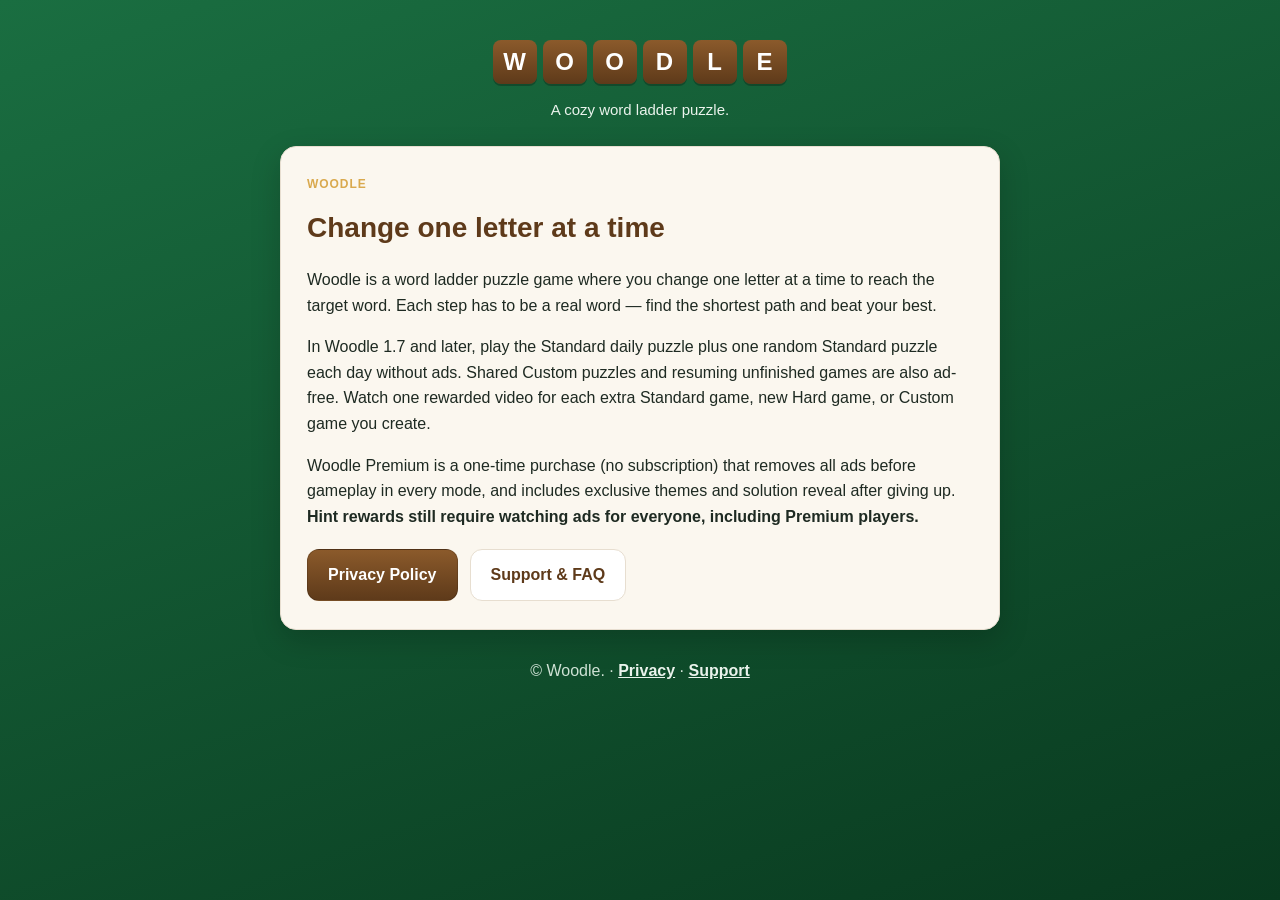
<file: index.html>
<!DOCTYPE html>
<html lang="en">
<head>
  <meta charset="utf-8">
  <meta name="viewport" content="width=device-width, initial-scale=1">
  <title>Woodle — Word Ladder Puzzle</title>
  <meta name="description" content="Woodle is a word ladder puzzle game. Change one letter at a time to reach the target word.">
  <link rel="stylesheet" href="styles.css">
</head>
<body>
  <div class="wrap">
    <header class="brand">
      <div class="tiles" aria-hidden="true">
        <span class="tile">W</span>
        <span class="tile">O</span>
        <span class="tile">O</span>
        <span class="tile">D</span>
        <span class="tile">L</span>
        <span class="tile">E</span>
      </div>
      <p class="tagline">A cozy word ladder puzzle.</p>
    </header>

    <main class="card">
      <p class="eyebrow">Woodle</p>
      <h1>Change one letter at a time</h1>
      <p>
        Woodle is a word ladder puzzle game where you change one letter at a time
        to reach the target word. Each step has to be a real word — find the
        shortest path and beat your best.
      </p>
      <p>
        In Woodle 1.7 and later, play the Standard daily puzzle plus one random
        Standard puzzle each day without ads. Shared Custom puzzles and resuming
        unfinished games are also ad-free. Watch one rewarded video for each
        extra Standard game, new Hard game, or Custom game you create.
      </p>
      <p>
        Woodle Premium is a one-time purchase (no subscription) that removes all
        ads before gameplay in every mode, and includes exclusive themes and
        solution reveal after giving up. <strong>Hint rewards still require
        watching ads for everyone, including Premium players.</strong>
      </p>

      <div class="links">
        <a class="btn" href="privacy.html">Privacy Policy</a>
        <a class="btn secondary" href="support.html">Support &amp; FAQ</a>
      </div>
    </main>

    <footer>
      <p>&copy; Woodle. &middot; <a href="privacy.html">Privacy</a> &middot; <a href="support.html">Support</a></p>
    </footer>
  </div>
</body>
</html>
</file>
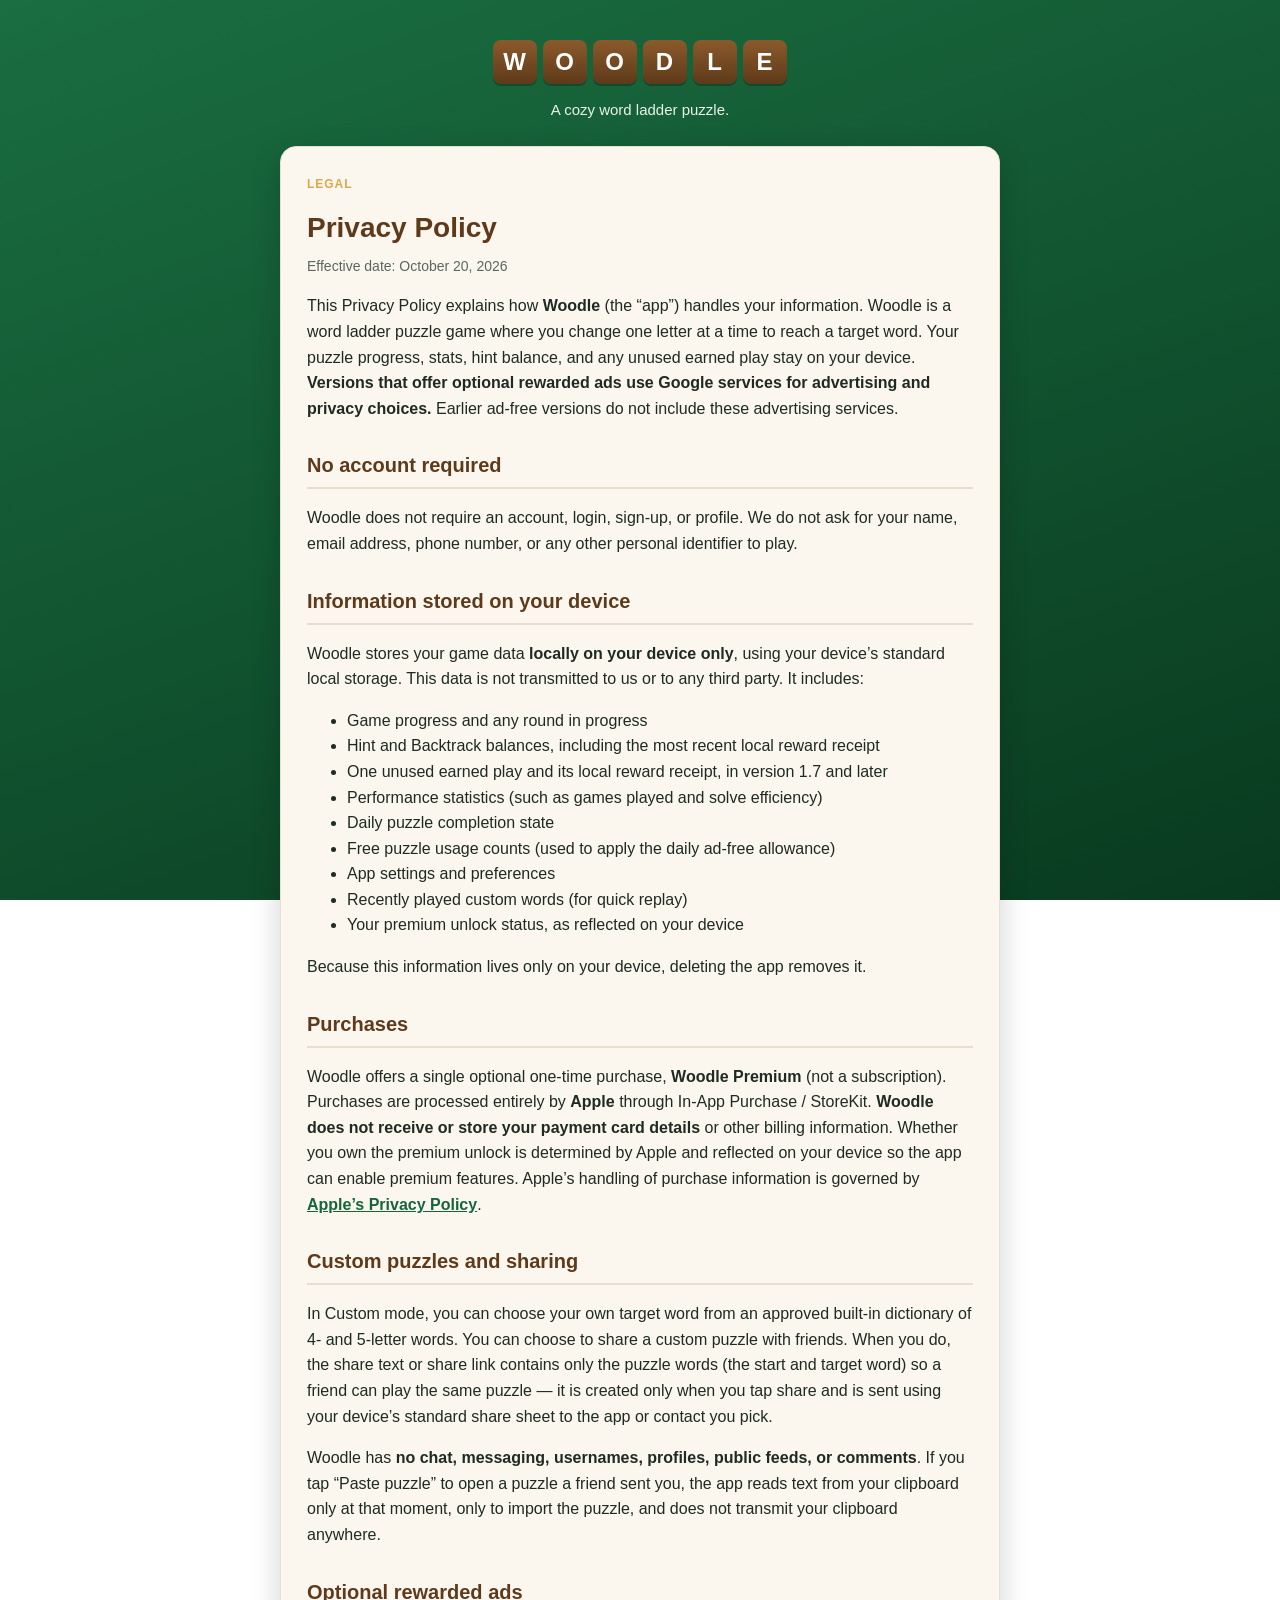
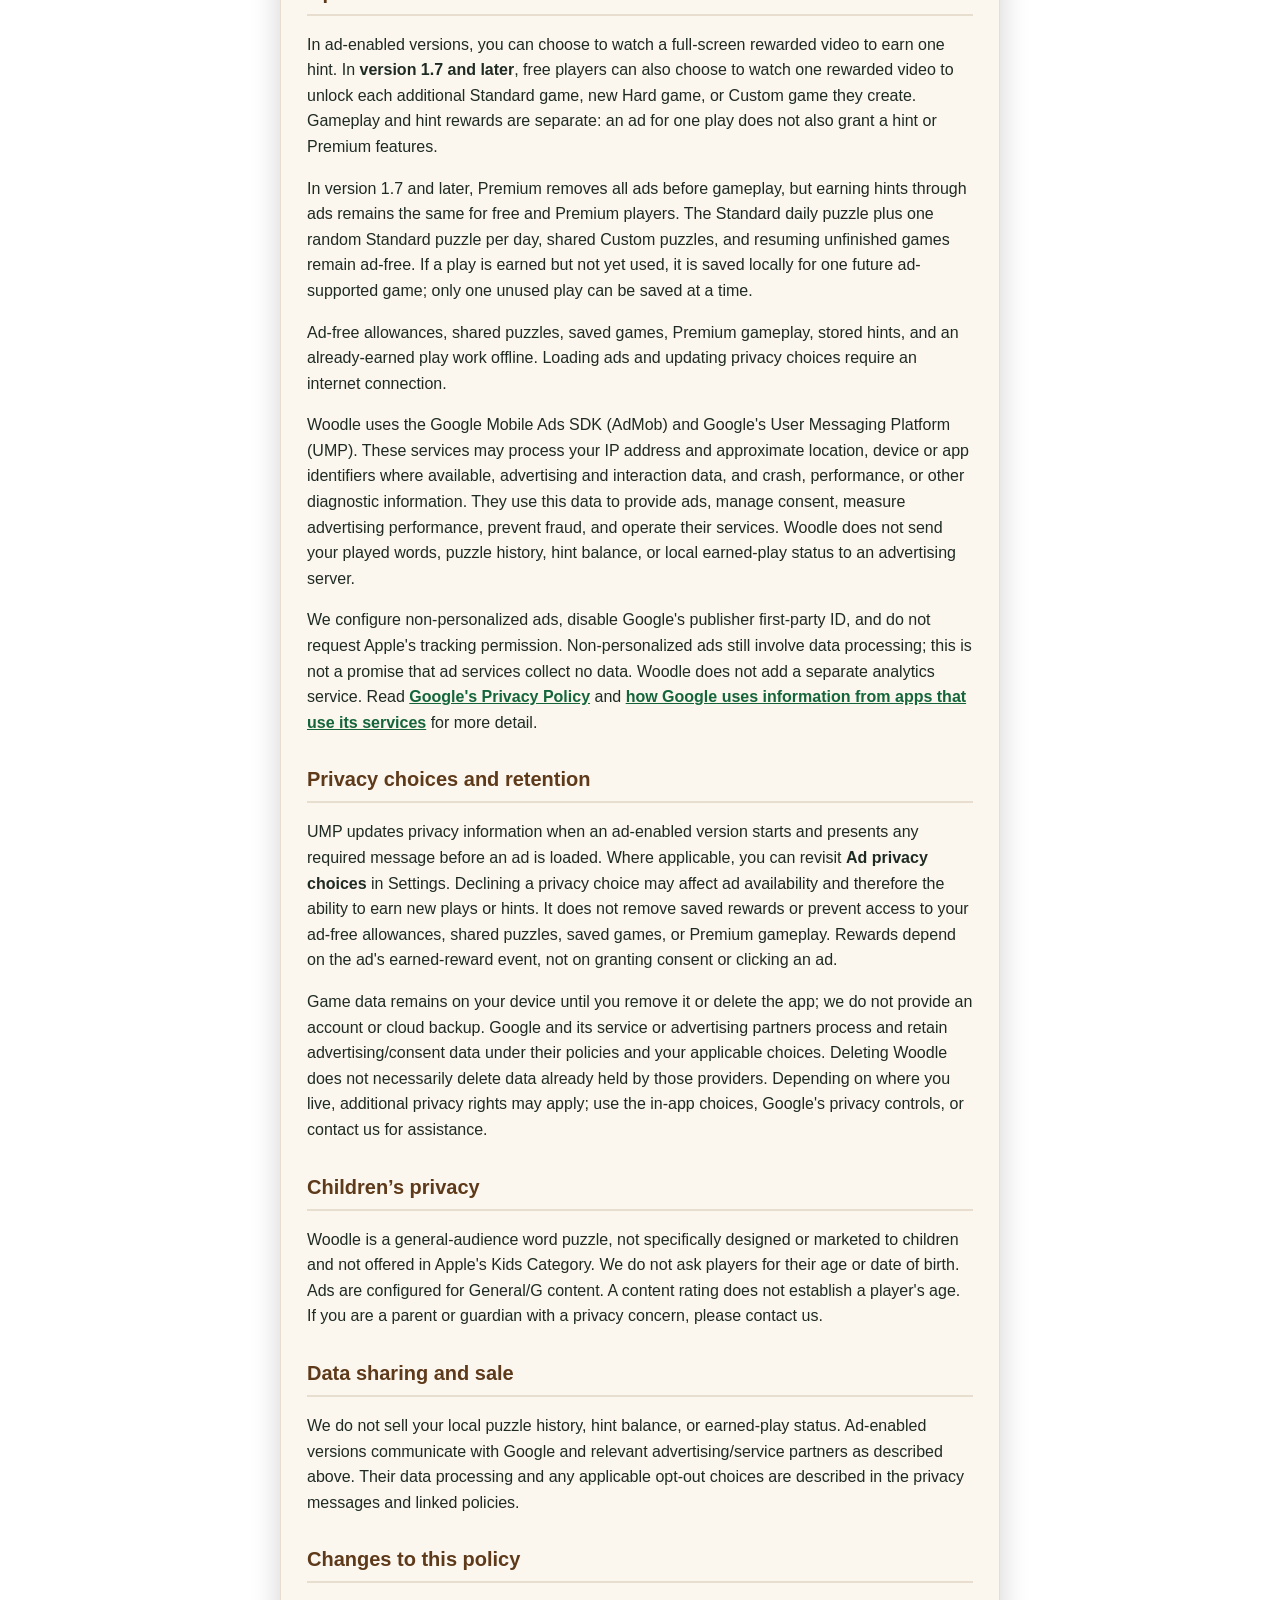
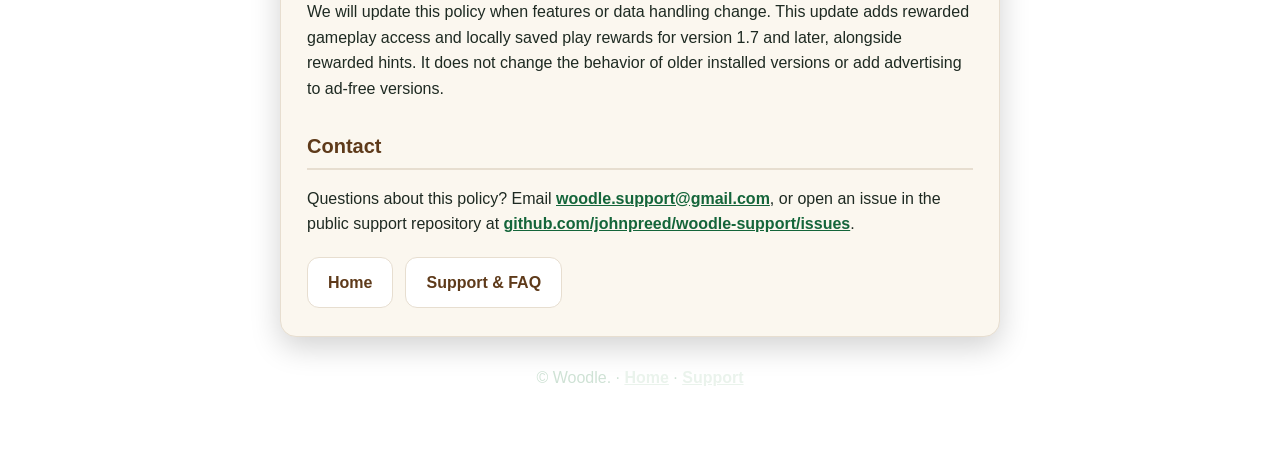
<file: privacy.html>
<!DOCTYPE html>
<html lang="en">
<head>
  <meta charset="utf-8">
  <meta name="viewport" content="width=device-width, initial-scale=1">
  <title>Woodle — Privacy Policy</title>
  <meta name="description" content="Privacy Policy for the Woodle word ladder puzzle game.">
  <link rel="stylesheet" href="styles.css">
</head>
<body>
  <div class="wrap">
    <header class="brand">
      <div class="tiles" aria-hidden="true">
        <span class="tile">W</span>
        <span class="tile">O</span>
        <span class="tile">O</span>
        <span class="tile">D</span>
        <span class="tile">L</span>
        <span class="tile">E</span>
      </div>
      <p class="tagline">A cozy word ladder puzzle.</p>
    </header>

    <main class="card">
      <p class="eyebrow">Legal</p>
      <h1>Privacy Policy</h1>
      <p class="updated">Effective date: October 20, 2026</p>

      <p>
        This Privacy Policy explains how <strong>Woodle</strong> (the &ldquo;app&rdquo;)
        handles your information. Woodle is a word ladder puzzle game where you change
        one letter at a time to reach a target word. Your puzzle progress, stats,
        hint balance, and any unused earned play stay on your device.
        <strong>Versions that offer optional rewarded ads use Google services
        for advertising and privacy choices.</strong>
        Earlier ad-free versions do not include these advertising services.
      </p>

      <h2>No account required</h2>
      <p>
        Woodle does not require an account, login, sign-up, or profile. We do not ask
        for your name, email address, phone number, or any other personal identifier
        to play.
      </p>

      <h2>Information stored on your device</h2>
      <p>
        Woodle stores your game data <strong>locally on your device only</strong>,
        using your device&rsquo;s standard local storage. This data is not transmitted
        to us or to any third party. It includes:
      </p>
      <ul>
        <li>Game progress and any round in progress</li>
        <li>Hint and Backtrack balances, including the most recent local reward receipt</li>
        <li>One unused earned play and its local reward receipt, in version 1.7 and later</li>
        <li>Performance statistics (such as games played and solve efficiency)</li>
        <li>Daily puzzle completion state</li>
        <li>Free puzzle usage counts (used to apply the daily ad-free allowance)</li>
        <li>App settings and preferences</li>
        <li>Recently played custom words (for quick replay)</li>
        <li>Your premium unlock status, as reflected on your device</li>
      </ul>
      <p>
        Because this information lives only on your device, deleting the app removes it.
      </p>

      <h2>Purchases</h2>
      <p>
        Woodle offers a single optional one-time purchase, <strong>Woodle Premium</strong>
        (not a subscription). Purchases are processed entirely by <strong>Apple</strong>
        through In-App Purchase / StoreKit. <strong>Woodle does not receive or store your
        payment card details</strong> or other billing information. Whether you own the
        premium unlock is determined by Apple and reflected on your device so the app can
        enable premium features. Apple&rsquo;s handling of purchase information is governed
        by <a href="https://www.apple.com/legal/privacy/">Apple&rsquo;s Privacy Policy</a>.
      </p>

      <h2>Custom puzzles and sharing</h2>
      <p>
        In Custom mode, you can choose your own target word from an approved built-in
        dictionary of 4- and 5-letter words. You can choose to share a custom puzzle with
        friends. When you do, the share text or share link contains only the puzzle words
        (the start and target word) so a friend can play the same puzzle — it is created
        only when you tap share and is sent using your device&rsquo;s standard share sheet
        to the app or contact you pick.
      </p>
      <p>
        Woodle has <strong>no chat, messaging, usernames, profiles, public feeds, or
        comments</strong>. If you tap &ldquo;Paste puzzle&rdquo; to open a puzzle a friend
        sent you, the app reads text from your clipboard only at that moment, only to
        import the puzzle, and does not transmit your clipboard anywhere.
      </p>

      <h2>Optional rewarded ads</h2>
      <p>
        In ad-enabled versions, you can choose to watch a full-screen rewarded
        video to earn one hint. In <strong>version 1.7 and later</strong>, free
        players can also choose to watch one rewarded video to unlock each
        additional Standard game, new Hard game, or Custom game they create.
        Gameplay and hint rewards are separate: an ad for one play does not also
        grant a hint or Premium features.
      </p>
      <p>
        In version 1.7 and later, Premium removes all ads before gameplay, but
        earning hints through ads remains the same for free and Premium players.
        The Standard daily puzzle plus one random Standard puzzle per day,
        shared Custom puzzles, and resuming unfinished games remain ad-free.
        If a play is earned but not yet used, it is saved locally for one future
        ad-supported game; only one unused play can be saved at a time.
      </p>
      <p>
        Ad-free allowances, shared puzzles, saved games, Premium gameplay,
        stored hints, and an already-earned play work offline. Loading ads and
        updating privacy choices require an internet connection.
      </p>
      <p>
        Woodle uses the Google Mobile Ads SDK (AdMob) and Google's User Messaging
        Platform (UMP). These services may process your IP address and approximate
        location, device or app identifiers where available, advertising and
        interaction data, and crash, performance, or other diagnostic information.
        They use this data to provide ads, manage consent, measure advertising
        performance, prevent fraud, and operate their services. Woodle does not
        send your played words, puzzle history, hint balance, or local earned-play
        status to an advertising server.
      </p>
      <p>
        We configure non-personalized ads, disable Google's publisher first-party
        ID, and do not request Apple's tracking permission. Non-personalized ads
        still involve data processing; this is not a promise that ad services
        collect no data. Woodle does not add a separate analytics service.
        Read <a href="https://policies.google.com/privacy">Google's Privacy Policy</a>
        and <a href="https://policies.google.com/technologies/partner-sites">how
        Google uses information from apps that use its services</a> for more detail.
      </p>

      <h2>Privacy choices and retention</h2>
      <p>
        UMP updates privacy information when an ad-enabled version starts and
        presents any required message before an ad is loaded. Where applicable,
        you can revisit <strong>Ad privacy choices</strong> in Settings. Declining
        a privacy choice may affect ad availability and therefore the ability
        to earn new plays or hints. It does not remove saved rewards or prevent
        access to your ad-free allowances, shared puzzles, saved games, or
        Premium gameplay. Rewards depend on the ad's earned-reward event, not
        on granting consent or clicking an ad.
      </p>
      <p>
        Game data remains on your device until you remove it or delete the app;
        we do not provide an account or cloud backup. Google and its service or
        advertising partners process and retain advertising/consent data under
        their policies and your applicable choices. Deleting Woodle does not
        necessarily delete data already held by those providers. Depending on
        where you live, additional privacy rights may apply; use the in-app
        choices, Google's privacy controls, or contact us for assistance.
      </p>

      <h2>Children&rsquo;s privacy</h2>
      <p>
        Woodle is a general-audience word puzzle, not specifically designed or
        marketed to children and not offered in Apple's Kids Category. We do not
        ask players for their age or date of birth. Ads are configured for
        General/G content. A content rating does not establish a player's age.
        If you are a parent or guardian with a privacy concern, please contact us.
      </p>

      <h2>Data sharing and sale</h2>
      <p>
        We do not sell your local puzzle history, hint balance, or earned-play
        status. Ad-enabled versions communicate with Google and relevant advertising/service partners
        as described above. Their data processing and any applicable opt-out
        choices are described in the privacy messages and linked policies.
      </p>

      <h2>Changes to this policy</h2>
      <p>
        We will update this policy when features or data handling change. This
        update adds rewarded gameplay access and locally saved play rewards for
        version 1.7 and later, alongside rewarded hints. It does not change the
        behavior of older installed versions or add advertising to ad-free versions.
      </p>

      <h2>Contact</h2>
      <p>
        Questions about this policy? Email
        <a href="mailto:woodle.support@gmail.com">woodle.support@gmail.com</a>, or open an
        issue in the public support repository at
        <a href="https://github.com/johnpreed/woodle-support/issues">github.com/johnpreed/woodle-support/issues</a>.
      </p>

      <div class="links">
        <a class="btn secondary" href="index.html">Home</a>
        <a class="btn secondary" href="support.html">Support &amp; FAQ</a>
      </div>
    </main>

    <footer>
      <p>&copy; Woodle. &middot; <a href="index.html">Home</a> &middot; <a href="support.html">Support</a></p>
    </footer>
  </div>
</body>
</html>
</file>
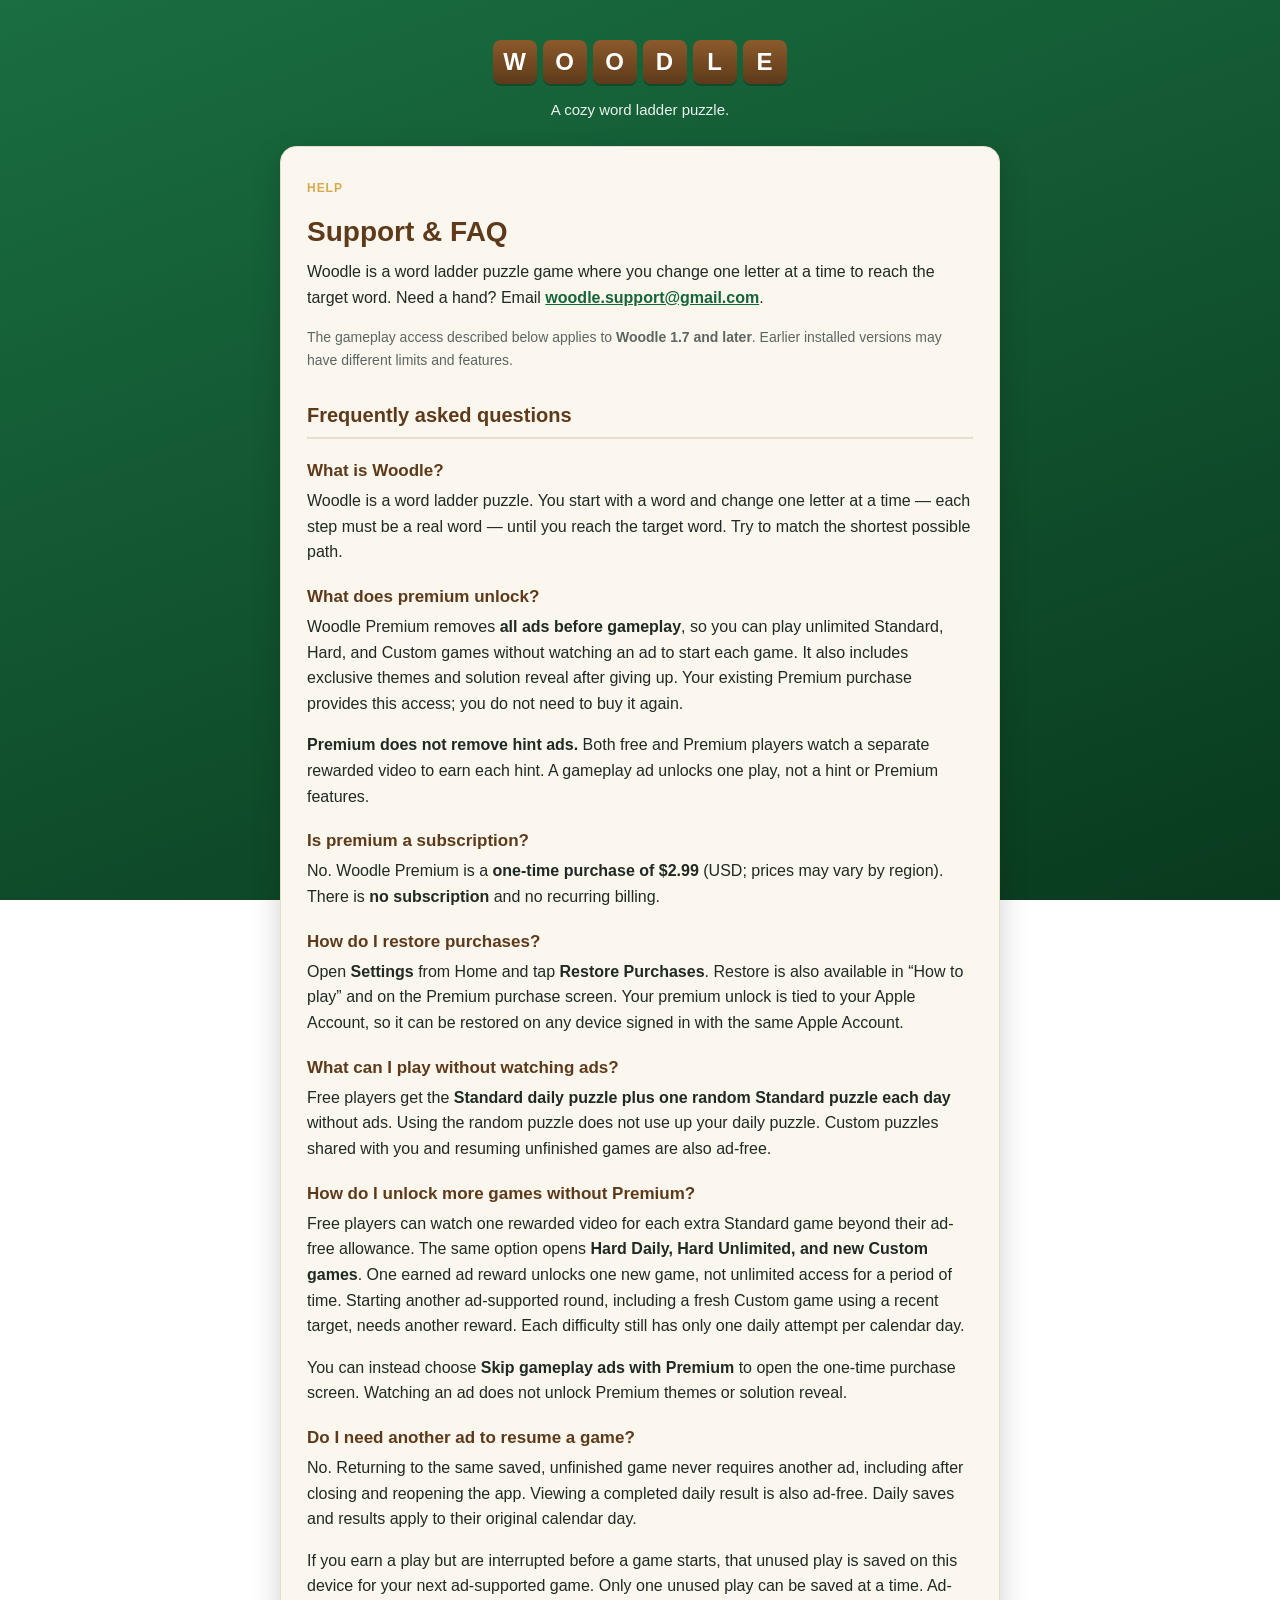
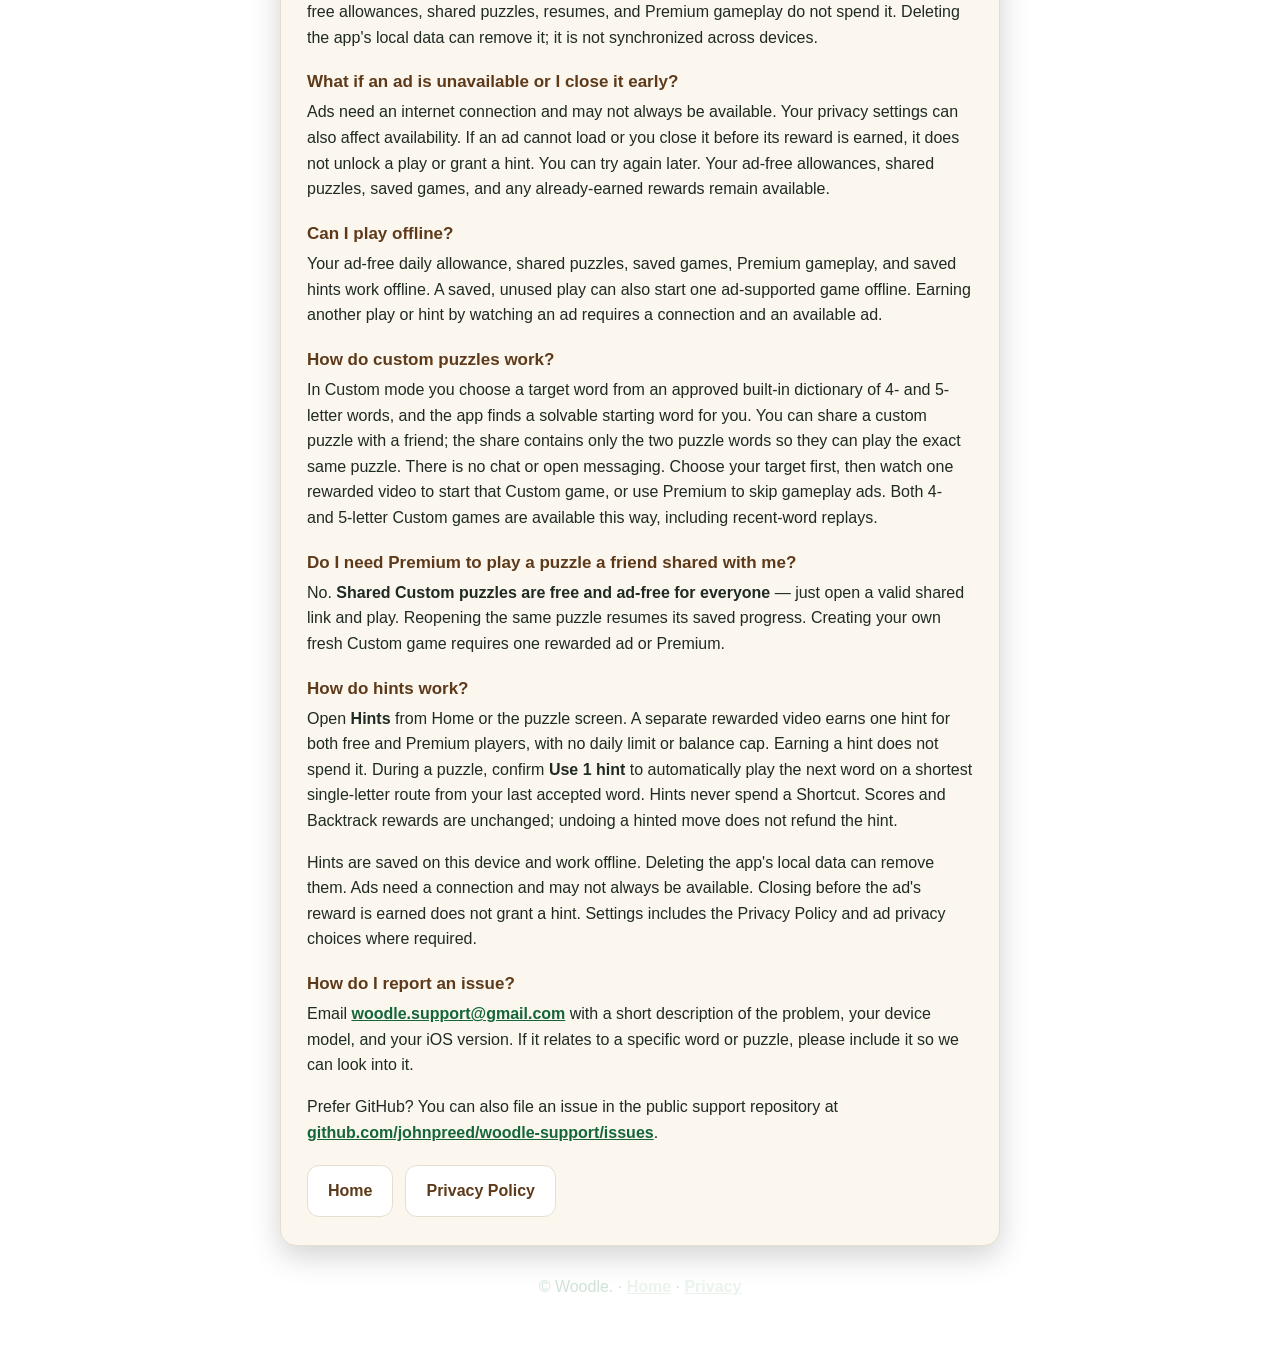
<file: support.html>
<!DOCTYPE html>
<html lang="en">
<head>
  <meta charset="utf-8">
  <meta name="viewport" content="width=device-width, initial-scale=1">
  <title>Woodle — Support</title>
  <meta name="description" content="Support and frequently asked questions for the Woodle word ladder puzzle game.">
  <link rel="stylesheet" href="styles.css">
</head>
<body>
  <div class="wrap">
    <header class="brand">
      <div class="tiles" aria-hidden="true">
        <span class="tile">W</span>
        <span class="tile">O</span>
        <span class="tile">O</span>
        <span class="tile">D</span>
        <span class="tile">L</span>
        <span class="tile">E</span>
      </div>
      <p class="tagline">A cozy word ladder puzzle.</p>
    </header>

    <main class="card faq">
      <p class="eyebrow">Help</p>
      <h1>Support &amp; FAQ</h1>
      <p>
        Woodle is a word ladder puzzle game where you change one letter at a time to
        reach the target word. Need a hand? Email
        <a href="mailto:woodle.support@gmail.com">woodle.support@gmail.com</a>.
      </p>
      <p class="updated">
        The gameplay access described below applies to <strong>Woodle 1.7 and
        later</strong>. Earlier installed versions may have different limits
        and features.
      </p>

      <h2>Frequently asked questions</h2>

      <h3>What is Woodle?</h3>
      <p>
        Woodle is a word ladder puzzle. You start with a word and change one letter at a
        time — each step must be a real word — until you reach the target word. Try to
        match the shortest possible path.
      </p>

      <h3>What does premium unlock?</h3>
      <p>
        Woodle Premium removes <strong>all ads before gameplay</strong>, so you
        can play unlimited Standard, Hard, and Custom games without watching
        an ad to start each game. It also includes exclusive themes and solution
        reveal after giving up. Your existing Premium purchase provides this
        access; you do not need to buy it again.
      </p>
      <p>
        <strong>Premium does not remove hint ads.</strong> Both free and Premium
        players watch a separate rewarded video to earn each hint. A gameplay
        ad unlocks one play, not a hint or Premium features.
      </p>

      <h3>Is premium a subscription?</h3>
      <p>
        No. Woodle Premium is a <strong>one-time purchase of $2.99</strong> (USD; prices
        may vary by region). There is <strong>no subscription</strong> and no recurring
        billing.
      </p>

      <h3>How do I restore purchases?</h3>
      <p>
        Open <strong>Settings</strong> from Home and tap <strong>Restore
        Purchases</strong>. Restore is also available in &ldquo;How to play&rdquo;
        and on the Premium purchase screen.
        Your premium unlock is tied to your Apple Account, so it can be restored on any
        device signed in with the same Apple Account.
      </p>

      <h3>What can I play without watching ads?</h3>
      <p>
        Free players get the <strong>Standard daily puzzle plus one random
        Standard puzzle each day</strong> without ads. Using the random puzzle
        does not use up your daily puzzle. Custom puzzles shared with you and
        resuming unfinished games are also ad-free.
      </p>

      <h3>How do I unlock more games without Premium?</h3>
      <p>
        Free players can watch one rewarded video for each extra Standard game
        beyond their ad-free allowance. The same option opens
        <strong>Hard Daily, Hard Unlimited, and new Custom games</strong>.
        One earned ad reward unlocks one new game, not unlimited access for a
        period of time. Starting another ad-supported round, including a fresh
        Custom game using a recent target, needs another reward. Each difficulty
        still has only one daily attempt
        per calendar day.
      </p>
      <p>
        You can instead choose <strong>Skip gameplay ads with Premium</strong>
        to open the one-time purchase screen. Watching an ad does not unlock
        Premium themes or solution reveal.
      </p>

      <h3>Do I need another ad to resume a game?</h3>
      <p>
        No. Returning to the same saved, unfinished game never requires another
        ad, including after closing and reopening the app. Viewing a completed
        daily result is also ad-free. Daily saves and results apply to their
        original calendar day.
      </p>
      <p>
        If you earn a play but are interrupted before a game starts, that
        unused play is saved on this device for your next ad-supported game.
        Only one unused play can be saved at a time. Ad-free allowances, shared
        puzzles, resumes, and Premium gameplay do not spend it. Deleting the
        app's local data can remove it; it is not synchronized across devices.
      </p>

      <h3>What if an ad is unavailable or I close it early?</h3>
      <p>
        Ads need an internet connection and may not always be available. Your
        privacy settings can also affect availability. If an ad cannot load or you close
        it before its reward is earned, it does not unlock a play or grant a
        hint. You can try again later. Your ad-free allowances, shared puzzles,
        saved games, and any already-earned rewards remain available.
      </p>

      <h3>Can I play offline?</h3>
      <p>
        Your ad-free daily allowance, shared puzzles, saved games, Premium
        gameplay, and saved hints work offline. A saved, unused play can also
        start one ad-supported game offline. Earning another play or hint by
        watching an ad requires a connection and an available ad.
      </p>

      <h3>How do custom puzzles work?</h3>
      <p>
        In Custom mode you choose a target word from an approved built-in dictionary of
        4- and 5-letter words, and the app finds a solvable starting word for you. You can
        share a custom puzzle with a friend; the share contains only the two puzzle words
        so they can play the exact same puzzle. There is no chat or open messaging.
        Choose your target first, then watch one rewarded video to start that
        Custom game, or use Premium to skip gameplay ads. Both 4- and 5-letter
        Custom games are available this way, including recent-word replays.
      </p>

      <h3>Do I need Premium to play a puzzle a friend shared with me?</h3>
      <p>
        No. <strong>Shared Custom puzzles are free and ad-free for everyone</strong>
        — just open a valid shared link and play. Reopening the same puzzle
        resumes its saved progress. Creating your own fresh Custom game requires
        one rewarded ad or Premium.
      </p>

      <h3>How do hints work?</h3>
      <p>
        Open <strong>Hints</strong> from Home or the puzzle screen.
        A separate rewarded video earns one hint for both free and Premium
        players, with no daily limit or balance cap. Earning a hint does not
        spend it. During a puzzle,
        confirm <strong>Use 1 hint</strong> to automatically play the next word
        on a shortest single-letter route from your last accepted word. Hints
        never spend a Shortcut. Scores and Backtrack rewards are unchanged;
        undoing a hinted move does not refund the hint.
      </p>
      <p>
        Hints are saved on this device and work offline. Deleting the app's local
        data can remove them. Ads need a connection and may not always be
        available. Closing before the ad's reward is earned does not grant a
        hint. Settings includes the Privacy Policy and ad privacy choices
        where required.
      </p>

      <h3>How do I report an issue?</h3>
      <p>
        Email <a href="mailto:woodle.support@gmail.com">woodle.support@gmail.com</a> with
        a short description of the problem, your device model, and your iOS version. If it
        relates to a specific word or puzzle, please include it so we can look into it.
      </p>
      <p>
        Prefer GitHub? You can also file an issue in the public support repository at
        <a href="https://github.com/johnpreed/woodle-support/issues">github.com/johnpreed/woodle-support/issues</a>.
      </p>

      <div class="links">
        <a class="btn secondary" href="index.html">Home</a>
        <a class="btn secondary" href="privacy.html">Privacy Policy</a>
      </div>
    </main>

    <footer>
      <p>&copy; Woodle. &middot; <a href="index.html">Home</a> &middot; <a href="privacy.html">Privacy</a></p>
    </footer>
  </div>
</body>
</html>
</file>
<file: styles.css>
/* Woodle support site — plain CSS, no external dependencies, no trackers. */

:root {
  --felt-top: #1a6e41;
  --felt-bottom: #093a1f;
  --wood: #8b5a2b;
  --wood-dark: #5e3a1a;
  --gold: #d9a94e;
  --paper: #fbf7ef;
  --ink: #1e2a22;
  --muted: #5b6660;
  --line: #e7ded0;
}

* { box-sizing: border-box; }

html { -webkit-text-size-adjust: 100%; }

body {
  margin: 0;
  min-height: 100vh;
  font-family: -apple-system, BlinkMacSystemFont, "Segoe UI", Roboto, Helvetica, Arial, sans-serif;
  line-height: 1.6;
  color: var(--ink);
  background: linear-gradient(160deg, var(--felt-top) 0%, var(--felt-bottom) 100%);
  background-attachment: fixed;
  padding: 24px 16px 48px;
}

.wrap {
  max-width: 720px;
  margin: 0 auto;
}

/* Brand header */
.brand {
  text-align: center;
  padding: 16px 0 24px;
}

.brand .tiles {
  display: inline-flex;
  gap: 6px;
}

.brand .tile {
  width: 44px;
  height: 44px;
  display: grid;
  place-items: center;
  border-radius: 8px;
  background: linear-gradient(180deg, var(--wood) 0%, var(--wood-dark) 100%);
  color: #fff;
  font-weight: 800;
  font-size: 24px;
  letter-spacing: 1px;
  box-shadow: 0 2px 0 rgba(0, 0, 0, 0.25);
}

.brand .tagline {
  margin: 14px 0 0;
  color: #eaf3ec;
  font-size: 15px;
}

/* Card */
.card {
  background: var(--paper);
  border: 1px solid var(--line);
  border-radius: 16px;
  padding: 28px 26px;
  box-shadow: 0 10px 30px rgba(0, 0, 0, 0.18);
}

.card + .card { margin-top: 20px; }

h1 {
  margin: 0 0 4px;
  font-size: 28px;
  color: var(--wood-dark);
}

h2 {
  margin: 28px 0 8px;
  font-size: 20px;
  color: var(--wood-dark);
  border-bottom: 2px solid var(--line);
  padding-bottom: 6px;
}

h3 { margin: 18px 0 4px; font-size: 17px; color: var(--ink); }

p, li { font-size: 16px; }

.eyebrow {
  text-transform: uppercase;
  letter-spacing: 0.08em;
  font-size: 12px;
  font-weight: 700;
  color: var(--gold);
  margin: 0 0 12px;
}

.updated { color: var(--muted); font-size: 14px; margin-top: 0; }

a { color: #14653a; font-weight: 600; }
a:hover { color: var(--wood-dark); }

/* Button-style links */
.links {
  display: flex;
  flex-wrap: wrap;
  gap: 12px;
  margin-top: 20px;
}

.btn {
  display: inline-block;
  text-decoration: none;
  font-weight: 700;
  padding: 12px 20px;
  border-radius: 12px;
  background: linear-gradient(180deg, var(--wood) 0%, var(--wood-dark) 100%);
  color: #fff;
  border: 1px solid rgba(0, 0, 0, 0.15);
}

.btn.secondary {
  background: #fff;
  color: var(--wood-dark);
  border: 1px solid var(--line);
}

.btn:hover { color: #fff; opacity: 0.95; }
.btn.secondary:hover { color: var(--wood-dark); }

/* FAQ */
.faq h3 { color: var(--wood-dark); }
.faq p { margin-top: 4px; }

.note {
  background: #fff;
  border: 1px solid var(--line);
  border-left: 4px solid var(--gold);
  border-radius: 8px;
  padding: 12px 14px;
  font-size: 15px;
  color: var(--muted);
}

footer {
  text-align: center;
  color: #cfe2d5;
  font-size: 13px;
  margin-top: 28px;
}

footer a { color: #eaf3ec; }

/* Keep the 6-tile WOODLE wordmark from overflowing on small phones. */
@media (max-width: 380px) {
  .brand .tile {
    width: 38px;
    height: 38px;
    font-size: 20px;
  }
}
</file>
